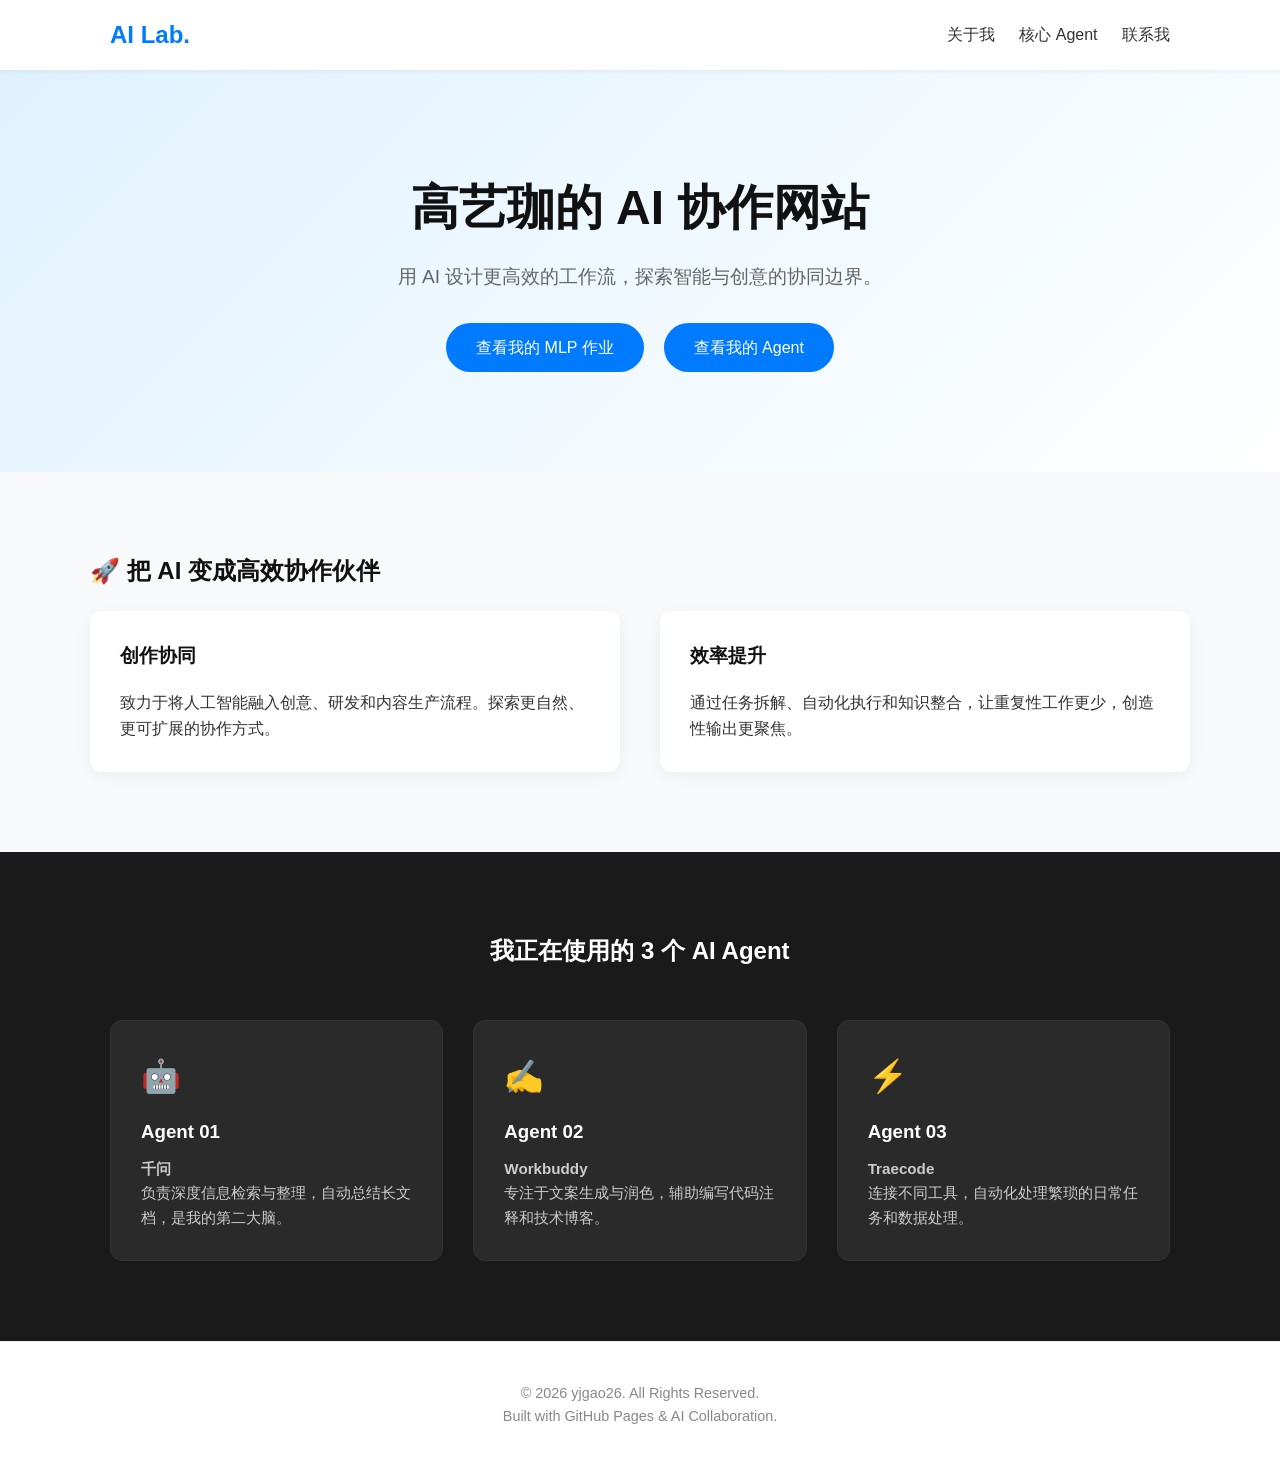
<file: index.html>
<!DOCTYPE html>
<html lang="zh-CN">
<head>
    <meta charset="UTF-8">
    <meta name="viewport" content="width=device-width, initial-scale=1.0">
    <title>我的 AI 协作网站</title>
    <!-- 引入样式表 -->
    <link rel="stylesheet" href="styles.css">
</head>
<body>


    <!-- 顶部导航栏 -->
    <header>
        <div class="container nav-content">
            <div class="logo">AI Lab.</div>
            <nav>
                <a href="#about">关于我</a>
                <a href="#agents">核心 Agent</a>
                <a href="#contact">联系我</a>
            </nav>
        </div>
    </header>

    <!-- 主标题区域 -->
    <section class="hero">
        <div class="container">
            <h1>高艺珈的 AI 协作网站</h1>
            <p class="subtitle">用 AI 设计更高效的工作流，探索智能与创意的协同边界。</p>
            <!-- 按钮组容器 -->
<div class="hero-buttons">
    <!-- 新增的 MLP 作业按钮 -->
    <a href="assignment2.html" class="btn">查看我的 MLP 作业</a >
    <!-- 原来的 Agent 按钮 -->
    <a href="#agents" class="btn">查看我的 Agent</a >
</div>
        </div>
    </section>

    <!-- 关于我 / 核心理念 -->
    <section id="about" class="container section-padding">
        <h2>🚀 把 AI 变成高效协作伙伴</h2>
        <div class="grid-2">
            <div class="card-text">
                <h3>创作协同</h3>
                <p>致力于将人工智能融入创意、研发和内容生产流程。探索更自然、更可扩展的协作方式。</p>
            </div>
            <div class="card-text">
                <h3>效率提升</h3>
                <p>通过任务拆解、自动化执行和知识整合，让重复性工作更少，创造性输出更聚焦。</p>
            </div>
        </div>
    </section>

    <!-- Agent 展示区域 (卡片布局) -->
    <section id="agents" class="bg-dark section-padding">
        <div class="container">
            <h2>我正在使用的 3 个 AI Agent</h2>
            <div class="grid-3">
                <!-- Agent 1 -->
                <div class="card">
                    <div class="card-icon">🤖</div>
                    <h3>Agent 01</h3>
                    <p><strong>千问</strong></p>
                    <p>负责深度信息检索与整理，自动总结长文档，是我的第二大脑。</p>
                </div>
                <!-- Agent 2 -->
                <div class="card">
                    <div class="card-icon">✍️</div>
                    <h3>Agent 02</h3>
                    <p><strong>Workbuddy</strong></p>
                    <p>专注于文案生成与润色，辅助编写代码注释和技术博客。</p>
                </div>
                <!-- Agent 3 -->
                <div class="card">
                    <div class="card-icon">⚡</div>
                    <h3>Agent 03</h3>
                    <p><strong>Traecode</strong></p>
                    <p>连接不同工具，自动化处理繁琐的日常任务和数据处理。</p>
                </div>
            </div>
        </div>
    </section>

    <!-- 底部 -->
    <footer id="contact">
        <div class="container">
            <p>&copy; 2026 yjgao26. All Rights Reserved.</p>
            <p>Built with GitHub Pages & AI Collaboration.</p>
        </div>
    </footer>

</body>
</html>
</file>
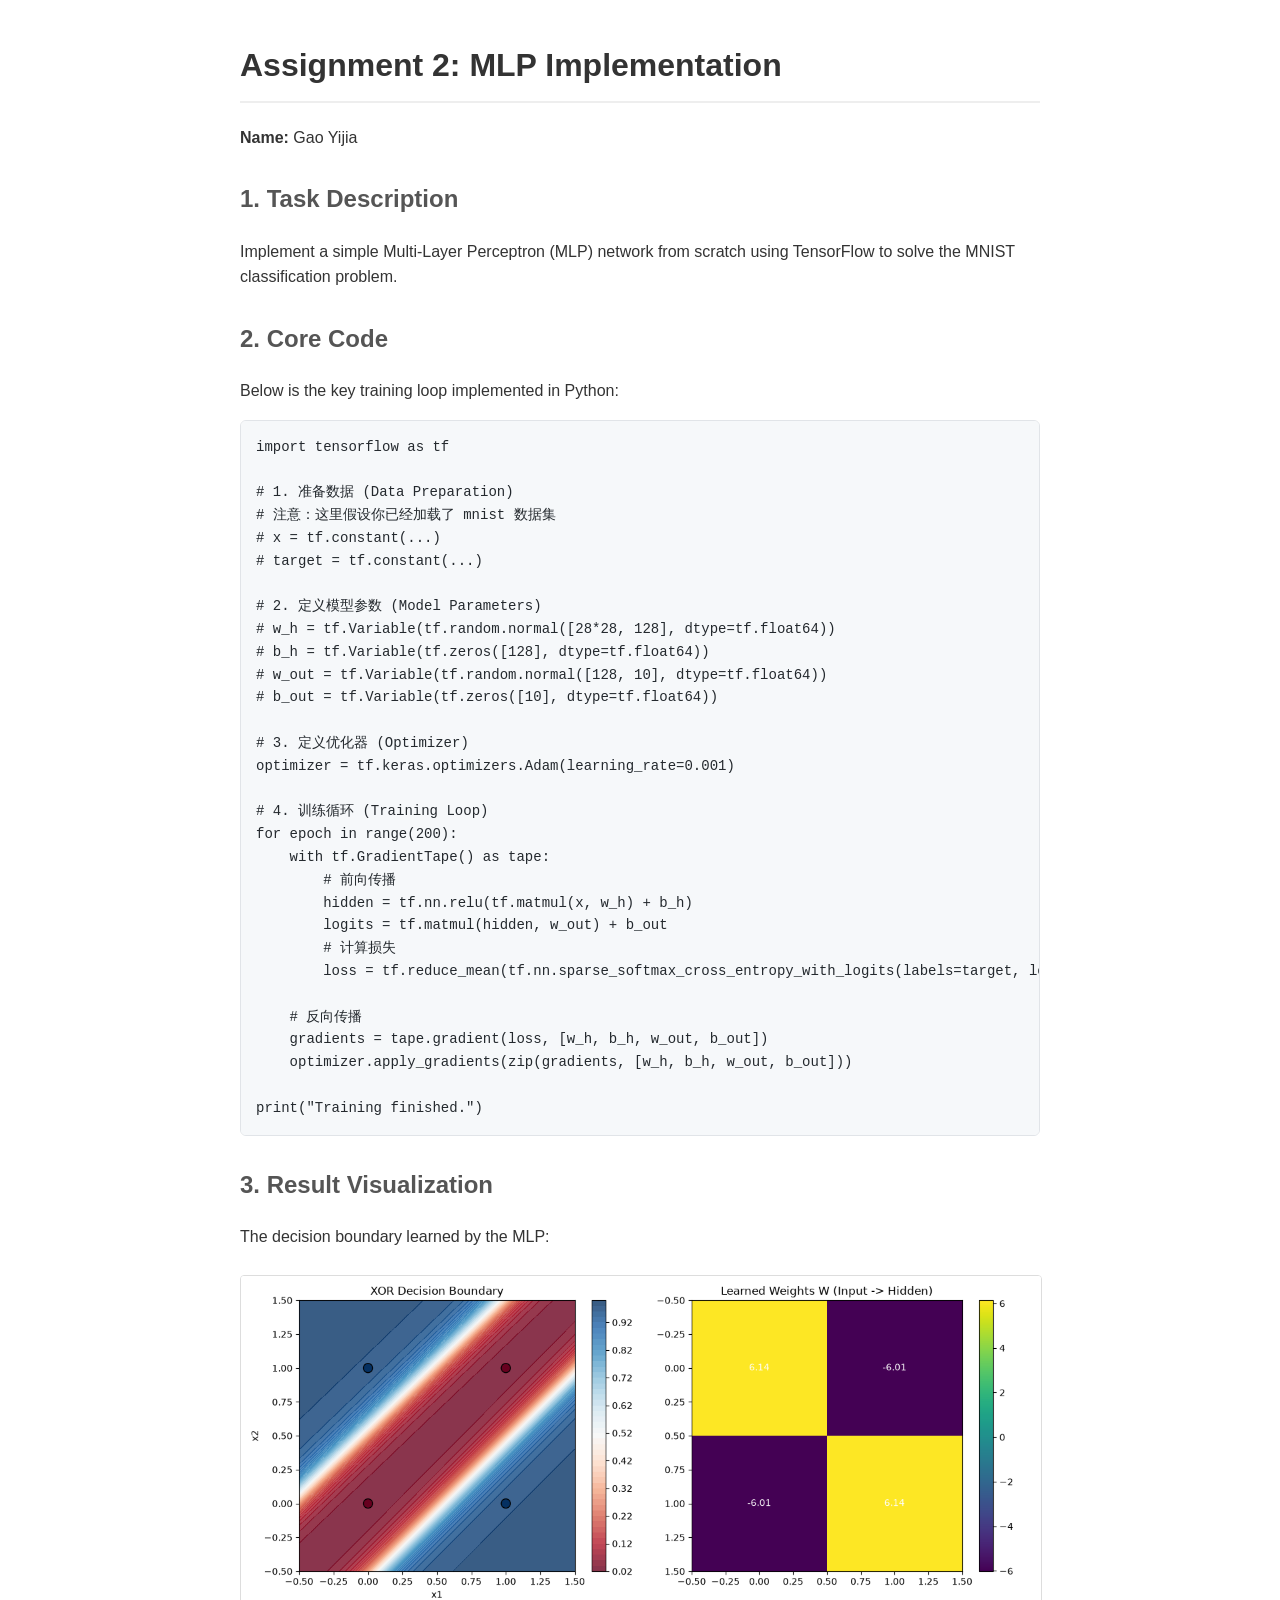
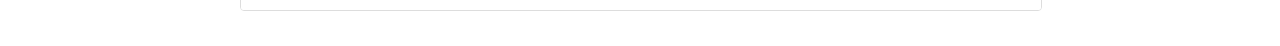
<file: assignment2.html>
<!DOCTYPE html>
<html lang="zh-CN">
<head>
    <meta charset="UTF-8">
    <title>MLP Assignment 2 - Implementation</title>
    <style>
        body { font-family: sans-serif; max-width: 800px; margin: 40px auto; padding: 0 20px; line-height: 1.6; color: #333; }
        h1 { border-bottom: 2px solid #eee; padding-bottom: 10px; }
        h2 { margin-top: 30px; color: #555; }
        /* 专门用来显示你的 Python 代码的样式 */
        pre { background: #f6f8fa; padding: 15px; border-radius: 6px; overflow-x: auto; border: 1px solid #e1e4e8; }
        code { font-family: Consolas, "Courier New", monospace; font-size: 14px; color: #24292e; }
        img { max-width: 100%; height: auto; border: 1px solid #ddd; margin-top: 10px; border-radius: 4px; }
    </style>
</head>
<body>

    <!-- 标题区域 -->
    <h1>Assignment 2: MLP Implementation</h1>
    <p><strong>Name:</strong> Gao Yijia</p > <!-- 你可以在这里把名字改成你自己的 -->

    <!-- 任务描述 -->
    <h2>1. Task Description</h2>
    <p>Implement a simple Multi-Layer Perceptron (MLP) network from scratch using TensorFlow to solve the MNIST classification problem.</p >

    <!-- 核心代码展示区域 -->
    <h2>2. Core Code</h2>
    <p>Below is the key training loop implemented in Python:</p >

<pre><code>import tensorflow as tf

# 1. 准备数据 (Data Preparation)
# 注意：这里假设你已经加载了 mnist 数据集
# x = tf.constant(...)
# target = tf.constant(...)

# 2. 定义模型参数 (Model Parameters)
# w_h = tf.Variable(tf.random.normal([28*28, 128], dtype=tf.float64))
# b_h = tf.Variable(tf.zeros([128], dtype=tf.float64))
# w_out = tf.Variable(tf.random.normal([128, 10], dtype=tf.float64))
# b_out = tf.Variable(tf.zeros([10], dtype=tf.float64))

# 3. 定义优化器 (Optimizer)
optimizer = tf.keras.optimizers.Adam(learning_rate=0.001)

# 4. 训练循环 (Training Loop)
for epoch in range(200):
    with tf.GradientTape() as tape:
        # 前向传播
        hidden = tf.nn.relu(tf.matmul(x, w_h) + b_h)
        logits = tf.matmul(hidden, w_out) + b_out
        # 计算损失
        loss = tf.reduce_mean(tf.nn.sparse_softmax_cross_entropy_with_logits(labels=target, logits=logits))

    # 反向传播
    gradients = tape.gradient(loss, [w_h, b_h, w_out, b_out])
    optimizer.apply_gradients(zip(gradients, [w_h, b_h, w_out, b_out]))

print("Training finished.")</code></pre>

    <!-- 结果展示区域 -->
    <h2>3. Result Visualization</h2>
    <p>The decision boundary learned by the MLP:</p >

    <!-- 只要你的仓库里有一张叫 mlp_result.png 的图片，它就会显示在这里 -->
    <img src="mlp_result.png" alt="MLP Decision Boundary Result">

</body>
</html>
</file>
<file: styles.css>
/* 全局设置 */
:root {
    --primary-color: #007bff; /* 科技蓝 */
    --bg-color: #f8f9fa;      /* 浅灰背景 */
    --dark-bg: #1a1a1a;       /* 深色背景 */
    --text-color: #333;       /* 深灰字体 */
    --light-text: #fff;       /* 白色字体 */
}

* {
    box-sizing: border-box;
    margin: 0;
    padding: 0;
}

body {
    font-family: -apple-system, BlinkMacSystemFont, "Segoe UI", Roboto, "Helvetica Neue", Arial, sans-serif;
    line-height: 1.6;
    color: var(--text-color);
    background-color: var(--bg-color);
}

/* 通用容器 */
.container {
    max-width: 1100px;
    margin: 0 auto;
    padding: 0 20px;
}

.section-padding {
    padding: 80px 0;
}

h1, h2, h3 {
    margin-bottom: 20px;
    color: #111;
}

/* 顶部导航 */
header {
    background: #fff;
    box-shadow: 0 2px 5px rgba(0,0,0,0.05);
    position: sticky;
    top: 0;
    z-index: 100;
}

.nav-content {
    display: flex;
    justify-content: space-between;
    align-items: center;
    height: 70px;
}

.logo {
    font-weight: bold;
    font-size: 1.5rem;
    color: var(--primary-color);
}

nav a {
    text-decoration: none;
    color: var(--text-color);
    margin-left: 20px;
    font-weight: 500;
}

nav a:hover {
    color: var(--primary-color);
}

/* Hero 区域 (大标题) */
.hero {
    text-align: center;
    padding: 100px 20px;
    background: linear-gradient(135deg, #e0f2ff 0%, #ffffff 100%);
}

.hero h1 {
    font-size: 3rem;
    margin-bottom: 15px;
}

.subtitle {
    font-size: 1.2rem;
    color: #666;
    margin-bottom: 30px;
}

.btn {
    display: inline-block;
    background: var(--primary-color);
    color: white;
    padding: 12px 30px;
    border-radius: 50px;
    text-decoration: none;
    transition: background 0.3s;
}

.btn:hover {
    background: #0056b3;
}

/* 网格布局 */
.grid-2 {
    display: grid;
    grid-template-columns: 1fr 1fr;
    gap: 40px;
}

.grid-3 {
    display: grid;
    grid-template-columns: repeat(auto-fit, minmax(300px, 1fr));
    gap: 30px;
}

/* 卡片样式 */
.card-text {
    background: white;
    padding: 30px;
    border-radius: 12px;
    box-shadow: 0 4px 15px rgba(0,0,0,0.05);
}

.bg-dark {
    background-color: var(--dark-bg);
    color: var(--light-text);
}

.bg-dark h2 {
    color: var(--light-text);
    text-align: center;
    margin-bottom: 50px;
}

.card {
    background: #2a2a2a;
    padding: 30px;
    border-radius: 12px;
    border: 1px solid #333;
    transition: transform 0.3s;
}

.card:hover {
    transform: translateY(-5px);
    border-color: var(--primary-color);
}

.card-icon {
    font-size: 2rem;
    margin-bottom: 15px;
}

.card h3 {
    color: white;
    margin-bottom: 10px;
}

.card p {
    color: #ccc;
    font-size: 0.95rem;
}

/* 页脚 */
footer {
    text-align: center;
    padding: 40px 0;
    background: #fff;
    color: #888;
    font-size: 0.9rem;
    border-top: 1px solid #eee;
}

/* 手机端适配 */
@media (max-width: 768px) {
    .hero h1 { font-size: 2rem; }
    .grid-2 { grid-template-columns: 1fr; }
}

/* 首页按钮组布局 */
.hero-buttons {
    display: flex;          /* 让按钮横向排列 */
    justify-content: center; /* 居中对齐 */
    gap: 20px;              /* 两个按钮中间的间距 */
    margin-top: 30px;       /* 按钮距离上方文字的间距 */
}

/* 手机端适配：屏幕太窄时自动换行 */
@media (max-width: 768px) {
    .hero-buttons {
        flex-direction: column; /* 手机上改为上下排列 */
        align-items: center;
    }
    
    .hero-buttons .btn {
        width: 100%;        /* 手机上按钮宽一点好点 */
        max-width: 200px;   /* 限制最大宽度 */
    }
}
</file>
